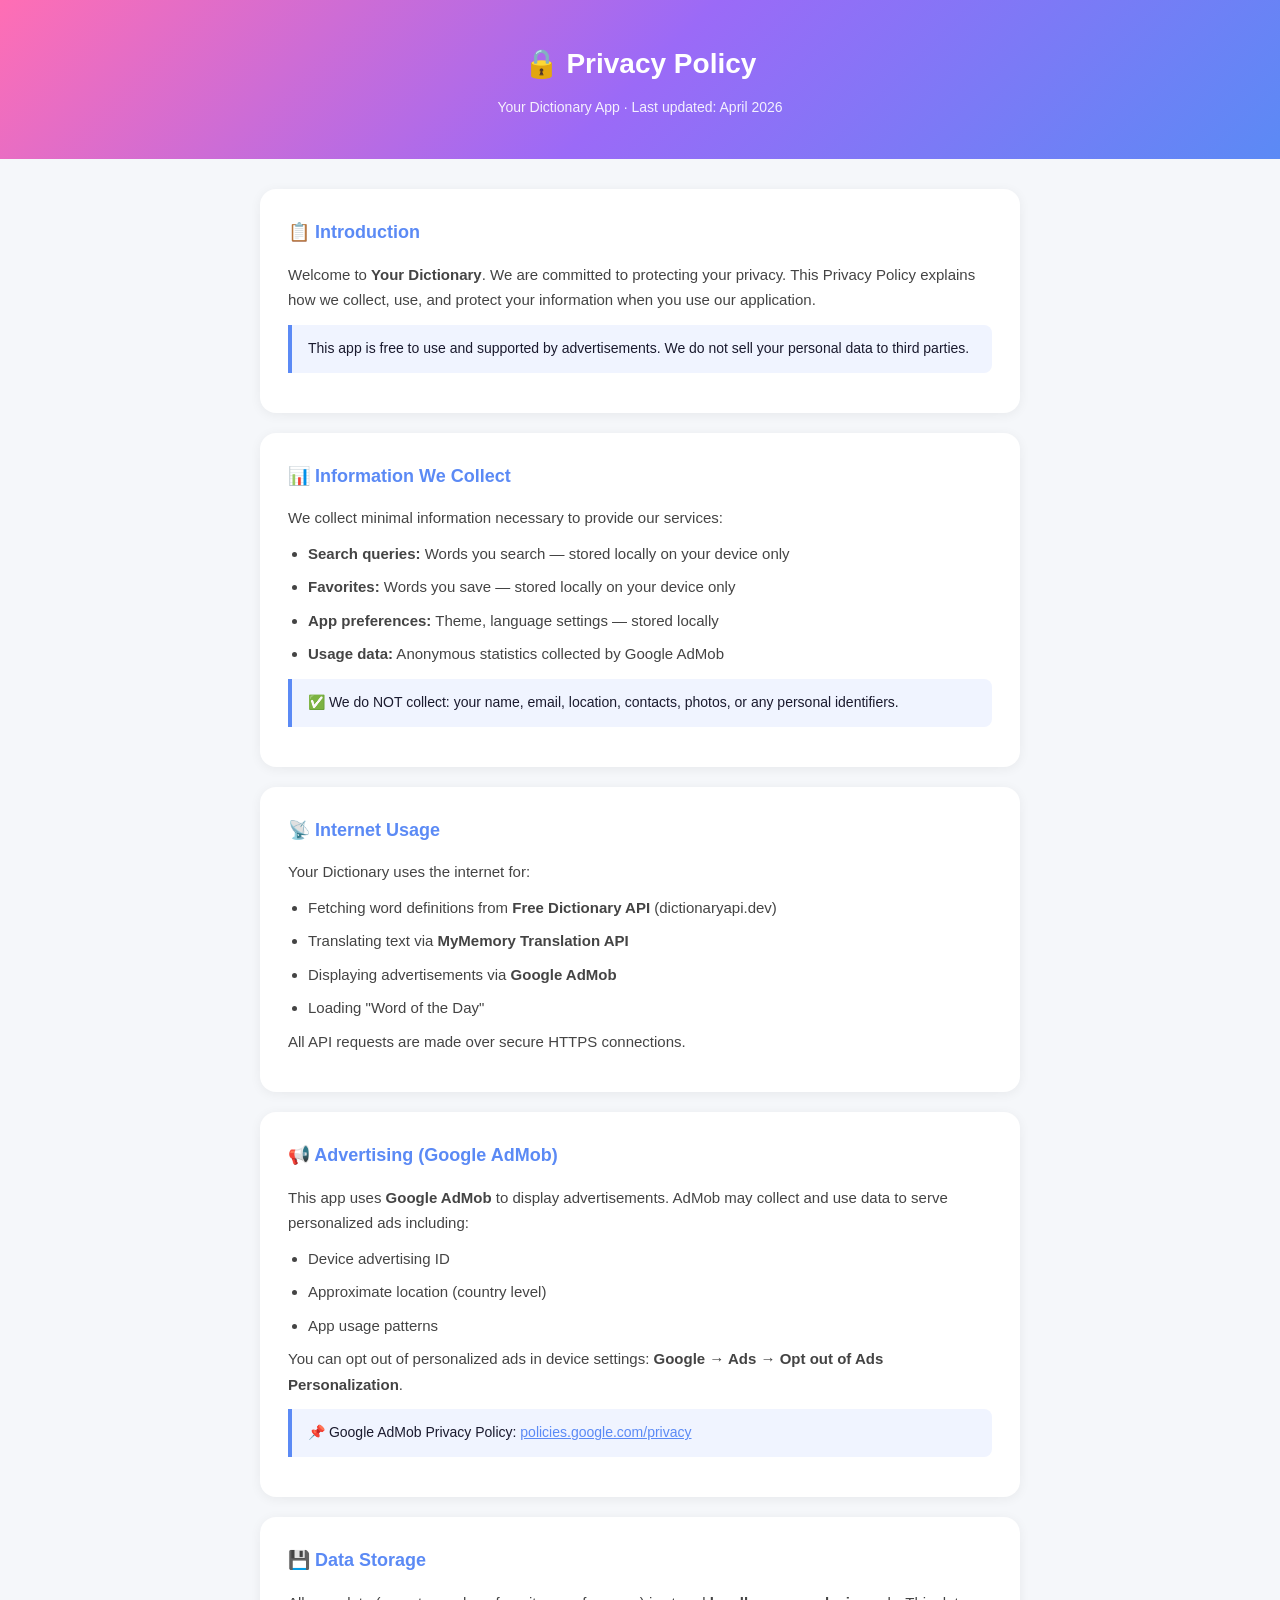
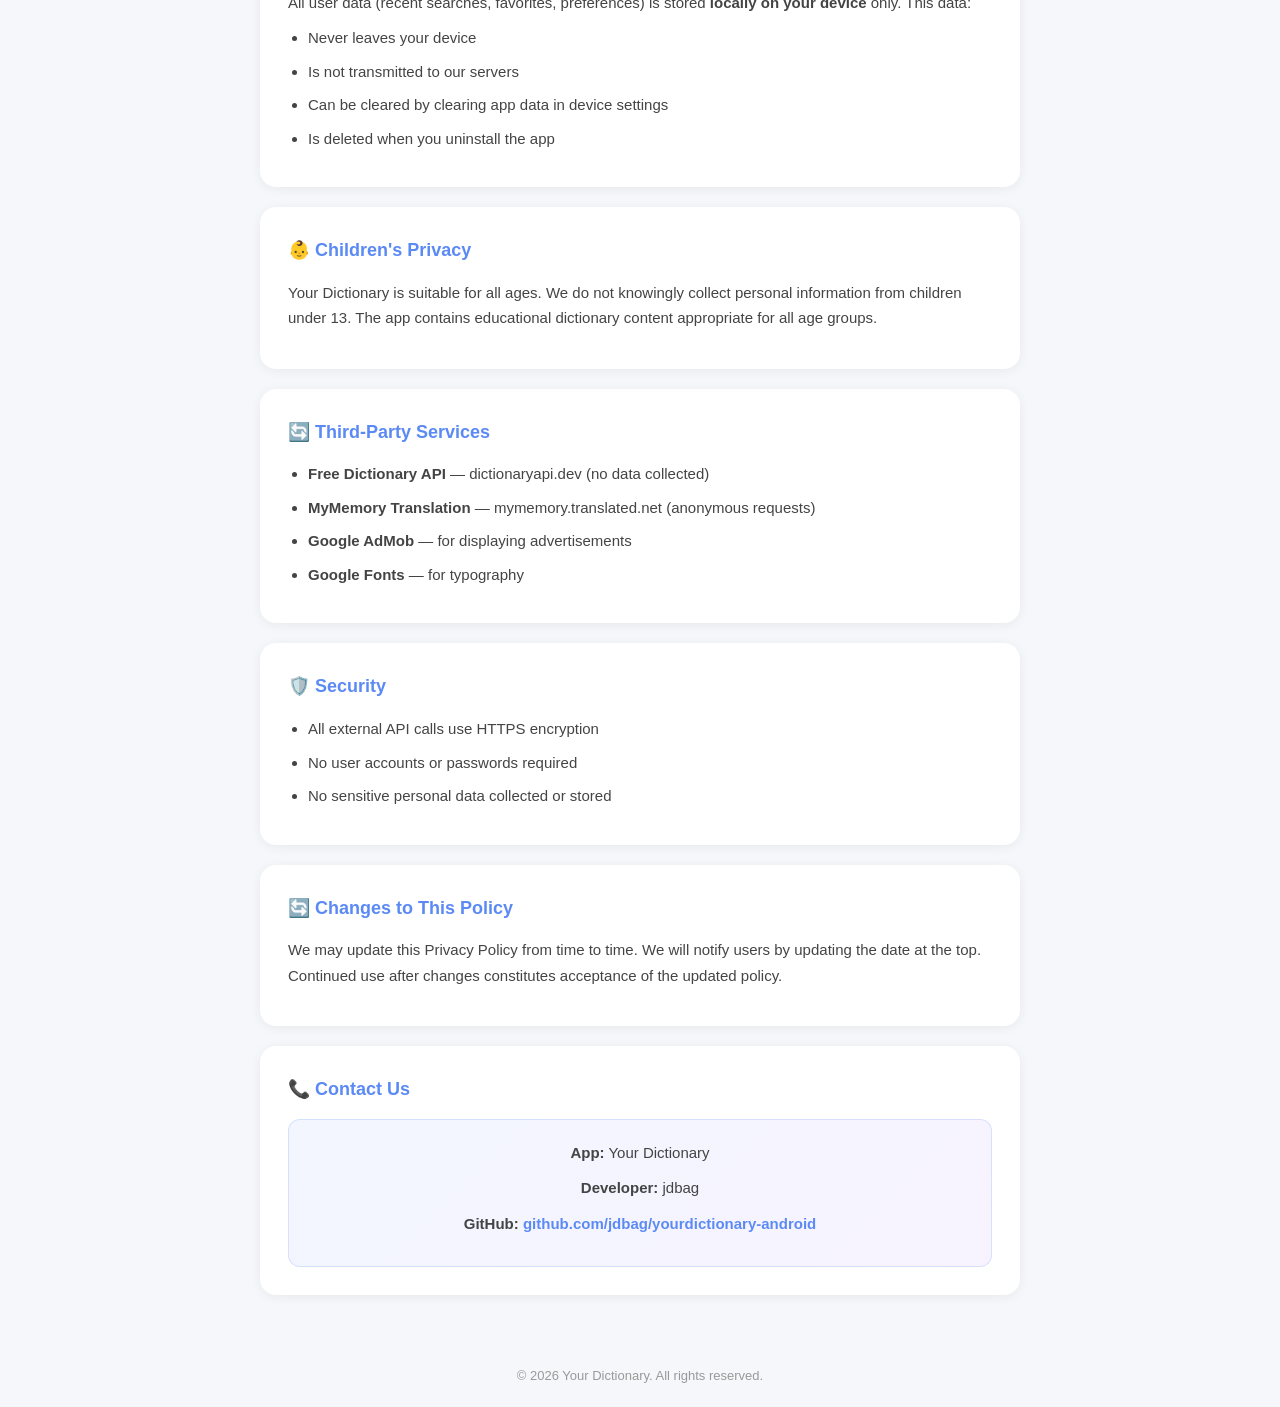
<file: privacy_policy.html>
<!DOCTYPE html>
<html lang="en">
<head>
<meta charset="UTF-8">
<meta name="viewport" content="width=device-width, initial-scale=1.0">
<title>Privacy Policy - Your Dictionary</title>
<style>
*{margin:0;padding:0;box-sizing:border-box}
body{font-family:'Segoe UI',Arial,sans-serif;background:#f5f7fa;color:#1a1a2e;line-height:1.7}
.header{background:linear-gradient(135deg,#ff6eb4,#9b6af7,#5b8af5);padding:40px 20px;text-align:center;color:white}
.header h1{font-size:28px;font-weight:800;margin-bottom:8px}
.header p{font-size:14px;opacity:.9}
.container{max-width:800px;margin:0 auto;padding:30px 20px}
.card{background:white;border-radius:16px;padding:28px;margin-bottom:20px;box-shadow:0 2px 12px rgba(0,0,0,.06)}
.card h2{font-size:18px;font-weight:800;color:#5b8af5;margin-bottom:14px}
.card p{font-size:15px;color:#444;margin-bottom:10px}
.card ul{padding-left:20px}
.card ul li{font-size:15px;color:#444;margin-bottom:8px}
.highlight{background:#f0f4ff;border-left:4px solid #5b8af5;padding:12px 16px;border-radius:0 8px 8px 0;margin:12px 0;font-size:14px}
.contact-box{background:linear-gradient(135deg,rgba(91,138,245,.08),rgba(155,106,247,.08));border:1px solid rgba(91,138,245,.2);border-radius:12px;padding:20px;text-align:center}
.contact-box a{color:#5b8af5;font-weight:700;text-decoration:none}
.footer{text-align:center;padding:20px;font-size:13px;color:#999}
</style>
</head>
<body>
<div class="header">
  <h1>🔒 Privacy Policy</h1>
  <p>Your Dictionary App · Last updated: April 2026</p>
</div>
<div class="container">

  <div class="card">
    <h2>📋 Introduction</h2>
    <p>Welcome to <strong>Your Dictionary</strong>. We are committed to protecting your privacy. This Privacy Policy explains how we collect, use, and protect your information when you use our application.</p>
    <div class="highlight">This app is free to use and supported by advertisements. We do not sell your personal data to third parties.</div>
  </div>

  <div class="card">
    <h2>📊 Information We Collect</h2>
    <p>We collect minimal information necessary to provide our services:</p>
    <ul>
      <li><strong>Search queries:</strong> Words you search — stored locally on your device only</li>
      <li><strong>Favorites:</strong> Words you save — stored locally on your device only</li>
      <li><strong>App preferences:</strong> Theme, language settings — stored locally</li>
      <li><strong>Usage data:</strong> Anonymous statistics collected by Google AdMob</li>
    </ul>
    <div class="highlight">✅ We do NOT collect: your name, email, location, contacts, photos, or any personal identifiers.</div>
  </div>

  <div class="card">
    <h2>📡 Internet Usage</h2>
    <p>Your Dictionary uses the internet for:</p>
    <ul>
      <li>Fetching word definitions from <strong>Free Dictionary API</strong> (dictionaryapi.dev)</li>
      <li>Translating text via <strong>MyMemory Translation API</strong></li>
      <li>Displaying advertisements via <strong>Google AdMob</strong></li>
      <li>Loading "Word of the Day"</li>
    </ul>
    <p>All API requests are made over secure HTTPS connections.</p>
  </div>

  <div class="card">
    <h2>📢 Advertising (Google AdMob)</h2>
    <p>This app uses <strong>Google AdMob</strong> to display advertisements. AdMob may collect and use data to serve personalized ads including:</p>
    <ul>
      <li>Device advertising ID</li>
      <li>Approximate location (country level)</li>
      <li>App usage patterns</li>
    </ul>
    <p>You can opt out of personalized ads in device settings: <strong>Google → Ads → Opt out of Ads Personalization</strong>.</p>
    <div class="highlight">📌 Google AdMob Privacy Policy: <a href="https://policies.google.com/privacy" style="color:#5b8af5">policies.google.com/privacy</a></div>
  </div>

  <div class="card">
    <h2>💾 Data Storage</h2>
    <p>All user data (recent searches, favorites, preferences) is stored <strong>locally on your device</strong> only. This data:</p>
    <ul>
      <li>Never leaves your device</li>
      <li>Is not transmitted to our servers</li>
      <li>Can be cleared by clearing app data in device settings</li>
      <li>Is deleted when you uninstall the app</li>
    </ul>
  </div>

  <div class="card">
    <h2>👶 Children's Privacy</h2>
    <p>Your Dictionary is suitable for all ages. We do not knowingly collect personal information from children under 13. The app contains educational dictionary content appropriate for all age groups.</p>
  </div>

  <div class="card">
    <h2>🔄 Third-Party Services</h2>
    <ul>
      <li><strong>Free Dictionary API</strong> — dictionaryapi.dev (no data collected)</li>
      <li><strong>MyMemory Translation</strong> — mymemory.translated.net (anonymous requests)</li>
      <li><strong>Google AdMob</strong> — for displaying advertisements</li>
      <li><strong>Google Fonts</strong> — for typography</li>
    </ul>
  </div>

  <div class="card">
    <h2>🛡️ Security</h2>
    <ul>
      <li>All external API calls use HTTPS encryption</li>
      <li>No user accounts or passwords required</li>
      <li>No sensitive personal data collected or stored</li>
    </ul>
  </div>

  <div class="card">
    <h2>🔄 Changes to This Policy</h2>
    <p>We may update this Privacy Policy from time to time. We will notify users by updating the date at the top. Continued use after changes constitutes acceptance of the updated policy.</p>
  </div>

  <div class="card">
    <h2>📞 Contact Us</h2>
    <div class="contact-box">
      <p><strong>App:</strong> Your Dictionary</p>
      <p><strong>Developer:</strong> jdbag</p>
      <p><strong>GitHub:</strong> <a href="https://github.com/jdbag/yourdictionary-android">github.com/jdbag/yourdictionary-android</a></p>
    </div>
  </div>

</div>
<div class="footer">
  <p>© 2026 Your Dictionary. All rights reserved.</p>
</div>
</body>
</html>
</file>
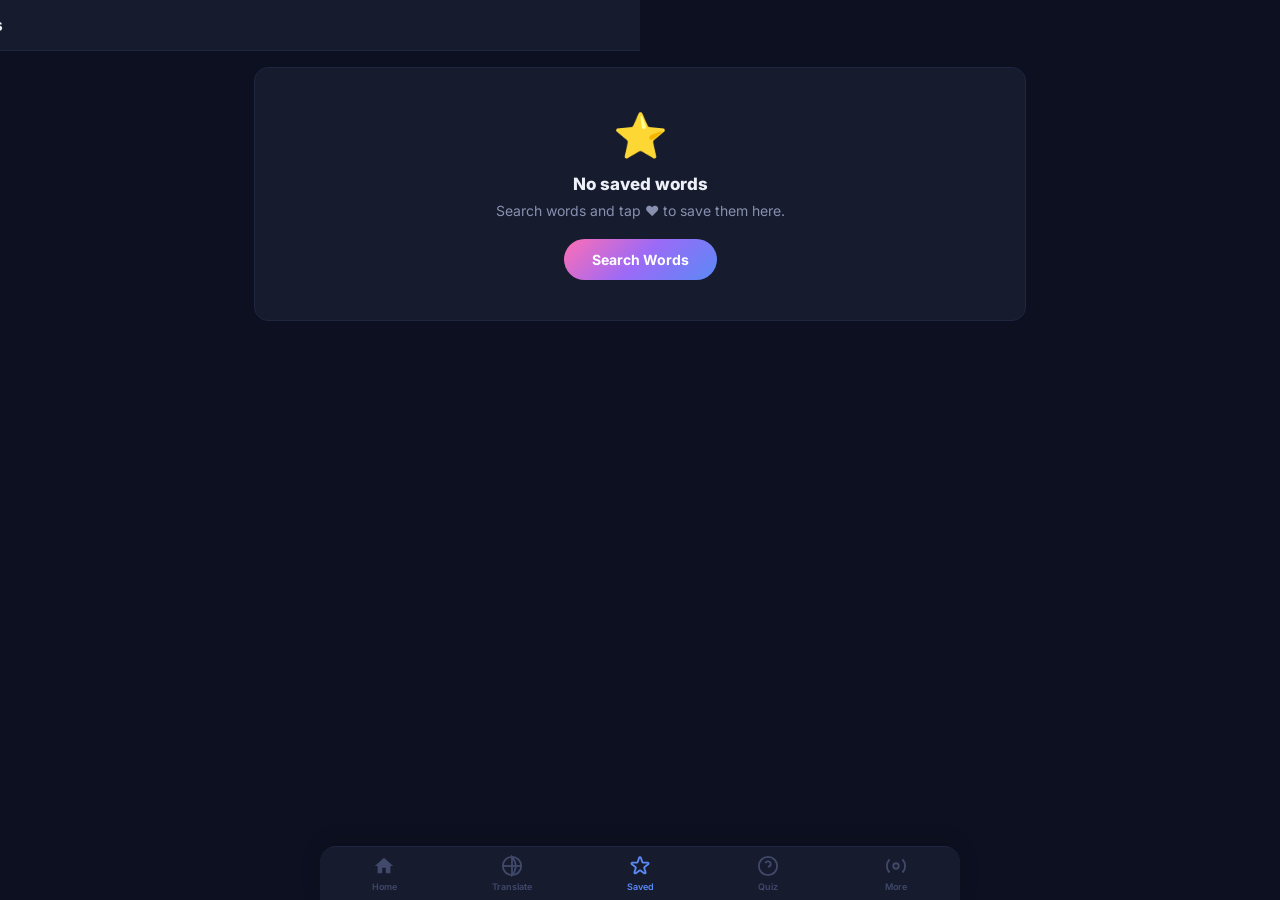
<file: app/src/main/assets/www/favorites.html>
<!DOCTYPE html><html lang="en"><head><meta charset="UTF-8"><meta name="viewport" content="width=device-width, initial-scale=1.0, user-scalable=no"><title>Saved - YourDict</title><link rel="stylesheet" href="style.css"><link href="https://fonts.googleapis.com/css2?family=Inter:wght@400;500;600;700;800;900&display=swap" rel="stylesheet"></head>
<body><script>document.body.className=localStorage.getItem('yd_t')||'dark';</script>
<div class="page-bar"><button class="pb-back" onclick="location.href='index.html'">←</button><span class="pb-title">Saved Words</span></div>
<div class="pw" id="fw"></div>
<nav class="bottom-nav"><a class="bn" href="index.html"><svg viewBox="0 0 24 24" fill="currentColor" width="22"><path d="M10 20v-6h4v6h5v-8h3L12 3 2 12h3v8z"/></svg><span>Home</span></a><a class="bn" href="translate.html"><svg viewBox="0 0 24 24" fill="none" stroke="currentColor" stroke-width="2" width="22"><circle cx="12" cy="12" r="10"/><line x1="2" y1="12" x2="22" y2="12"/><path d="M12 2a15.3 15.3 0 0 1 4 10 15.3 15.3 0 0 1-4 10z"/></svg><span>Translate</span></a><a class="bn active" href="favorites.html"><svg viewBox="0 0 24 24" fill="none" stroke="currentColor" stroke-width="2" width="22"><path d="M11.049 2.927c.3-.921 1.603-.921 1.902 0l1.519 4.674a1 1 0 0 0 .95.69h4.915c.969 0 1.371 1.24.588 1.81l-3.976 2.888a1 1 0 0 0-.363 1.118l1.518 4.674c.3.922-.755 1.688-1.538 1.118l-3.976-2.888a1 1 0 0 0-1.176 0l-3.976 2.888c-.783.57-1.838-.197-1.538-1.118l1.518-4.674a1 1 0 0 0-.363-1.118l-3.976-2.888c-.784-.57-.38-1.81.588-1.81h4.914a1 1 0 0 0 .951-.69l1.519-4.674z"/></svg><span>Saved</span></a><a class="bn" href="quiz.html"><svg viewBox="0 0 24 24" fill="none" stroke="currentColor" stroke-width="2" width="22"><circle cx="12" cy="12" r="10"/><path d="M9.09 9a3 3 0 0 1 5.83 1c0 2-3 3-3 3"/><line x1="12" y1="17" x2="12.01" y2="17"/></svg><span>Quiz</span></a><a class="bn" href="about.html"><svg viewBox="0 0 24 24" fill="none" stroke="currentColor" stroke-width="2" width="22"><circle cx="12" cy="12" r="3"/><path d="M19.07 4.93a10 10 0 0 1 0 14.14M4.93 4.93a10 10 0 0 0 0 14.14"/></svg><span>More</span></a></nav>
<script>
const f=JSON.parse(localStorage.getItem('yd_f')||'[]');const w=document.getElementById('fw');
if(!f.length){w.innerHTML='<div class="err-box"><div class="err-icon">⭐</div><h3>No saved words</h3><p>Search words and tap ❤️ to save them here.</p><a href="index.html" class="btn-grad" style="text-decoration:none;display:inline-block">Search Words</a></div>';}
else{w.innerHTML=f.map(x=>`<div class="fav-item" id="fi-${x}"><span class="fav-wd">${x}</span><div class="fav-btns"><a href="index.html?word=${x}" class="sm-btn" style="background:var(--P);color:#fff;text-decoration:none">Look up</a><button class="sm-btn" style="background:rgba(247,85,85,.1);color:var(--R);border:1px solid var(--R)" onclick="rm('${x}')">Remove</button></div></div>`).join('');}
function rm(x){const n=JSON.parse(localStorage.getItem('yd_f')||'[]').filter(y=>y!==x);localStorage.setItem('yd_f',JSON.stringify(n));document.getElementById('fi-'+x)?.remove();if(!n.length)location.reload();}
</script></body></html>
</file>
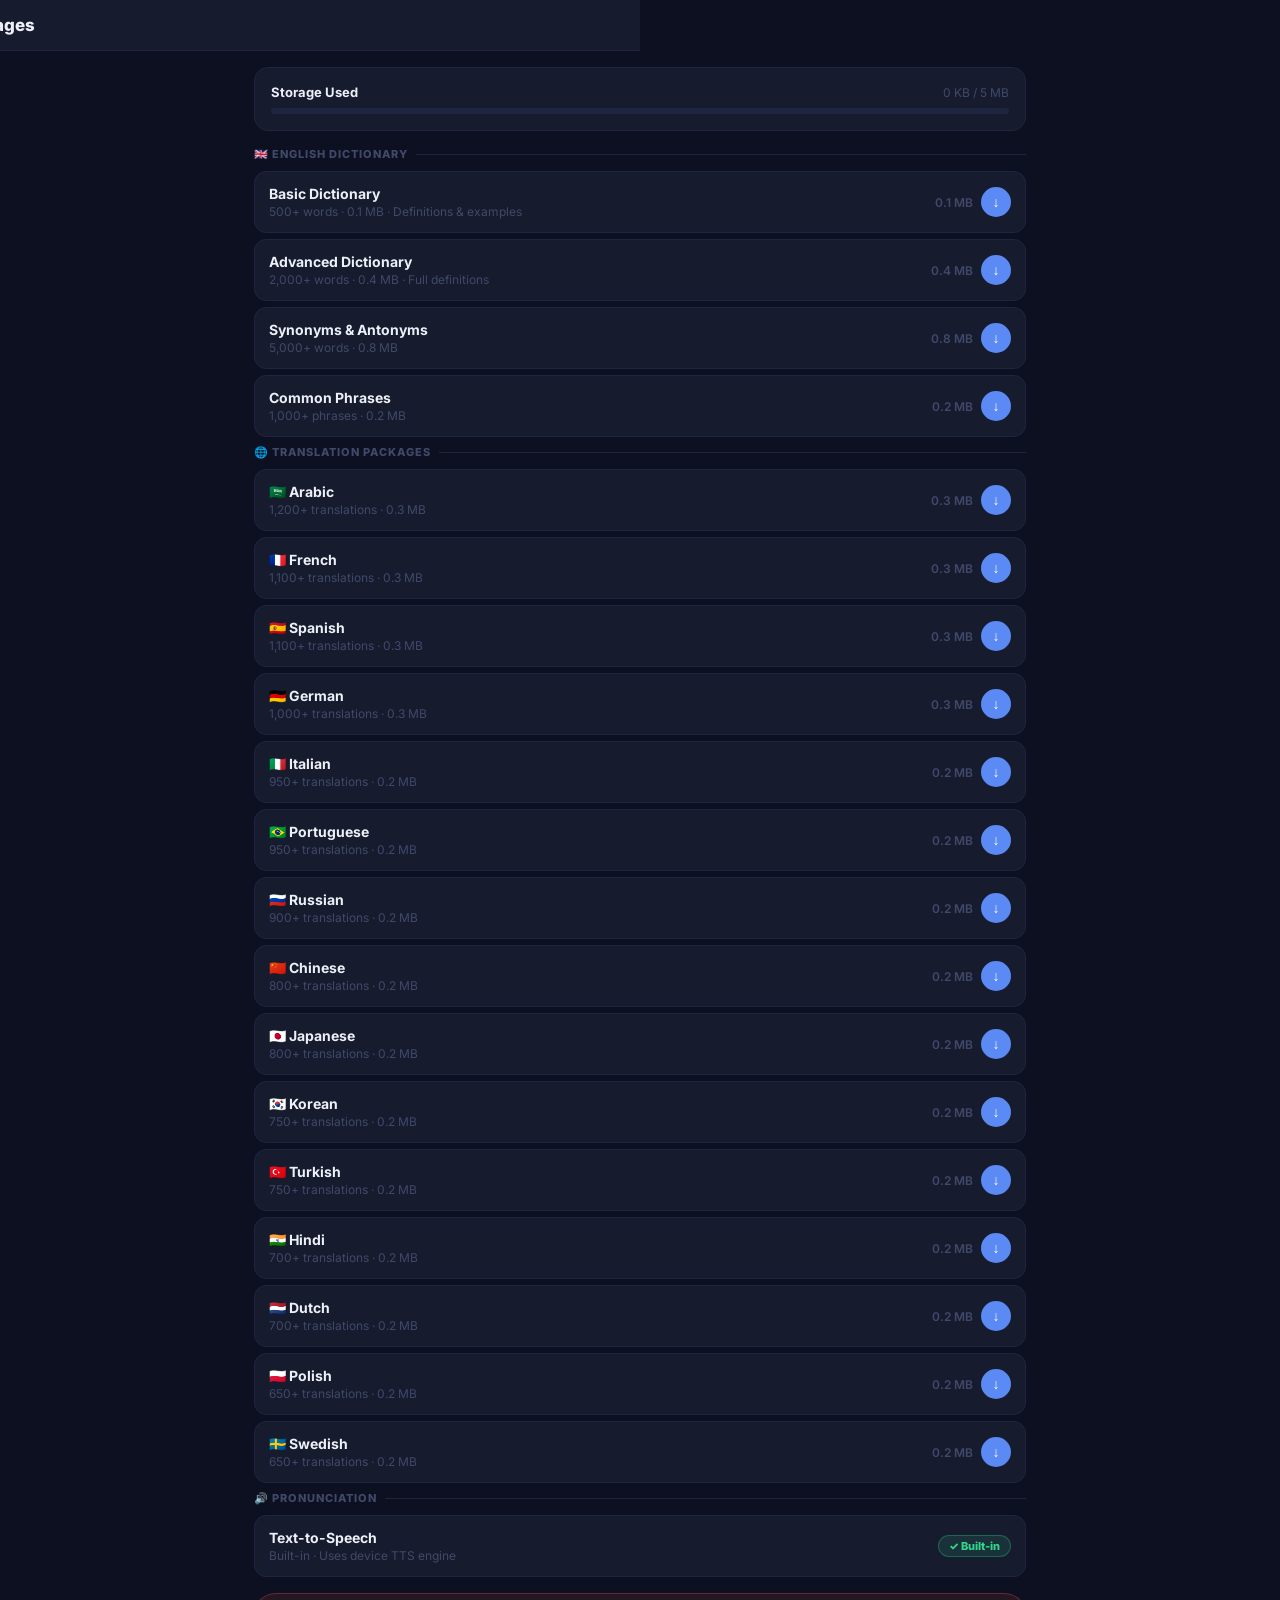
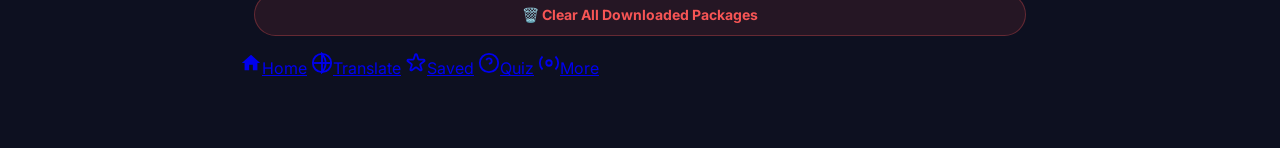
<file: app/src/main/assets/www/offline_packages.html>
<!DOCTYPE html>
<html lang="en">
<head>
<meta charset="UTF-8">
<meta name="viewport" content="width=device-width, initial-scale=1.0, user-scalable=no">
<title>Offline Packages - YourDict</title>
<link rel="stylesheet" href="style.css">
<link href="https://fonts.googleapis.com/css2?family=Inter:wght@400;500;600;700;800;900&display=swap" rel="stylesheet">
</head>
<body><script>document.body.className=localStorage.getItem('yd_t')||'dark';</script>

<div class="page-bar">
  <button class="pb-back" onclick="location.href='index.html'">←</button>
  <span class="pb-title">Offline Packages</span>
  <span id="storageInfo" style="font-size:11px;color:var(--T3);margin-left:auto"></span>
</div>

<div class="pw">

  <!-- STORAGE BAR -->
  <div class="card" style="margin-bottom:16px">
    <div style="display:flex;justify-content:space-between;align-items:center;margin-bottom:8px">
      <span style="font-size:13px;font-weight:700;color:var(--T)">Storage Used</span>
      <span style="font-size:12px;color:var(--T3)" id="storageText">Calculating...</span>
    </div>
    <div style="height:6px;background:var(--BD);border-radius:3px;overflow:hidden">
      <div id="storageBar" style="height:100%;background:var(--grad);border-radius:3px;width:0%;transition:width .5s"></div>
    </div>
  </div>

  <!-- ENGLISH DICTIONARY -->
  <div style="margin-bottom:8px">
    <div style="font-size:11px;font-weight:800;color:var(--T3);text-transform:uppercase;letter-spacing:1px;margin-bottom:10px;display:flex;align-items:center;gap:8px">
      <span>🇬🇧 English Dictionary</span>
      <div style="flex:1;height:1px;background:var(--BD)"></div>
    </div>

    <div class="pkg-card" id="pkg-dict-basic">
      <div class="pkg-info">
        <div class="pkg-name">Basic Dictionary</div>
        <div class="pkg-meta">500+ words · 0.1 MB · Definitions & examples</div>
      </div>
      <div class="pkg-right">
        <span class="pkg-size">0.1 MB</span>
        <button class="pkg-btn" onclick="downloadPkg('basic','Basic Dictionary')">↓</button>
      </div>
    </div>

    <div class="pkg-card" id="pkg-dict-advanced">
      <div class="pkg-info">
        <div class="pkg-name">Advanced Dictionary</div>
        <div class="pkg-meta">2,000+ words · 0.4 MB · Full definitions</div>
      </div>
      <div class="pkg-right">
        <span class="pkg-size">0.4 MB</span>
        <button class="pkg-btn" onclick="downloadPkg('advanced','Advanced Dictionary')">↓</button>
      </div>
    </div>

    <div class="pkg-card" id="pkg-dict-synonyms">
      <div class="pkg-info">
        <div class="pkg-name">Synonyms & Antonyms</div>
        <div class="pkg-meta">5,000+ words · 0.8 MB</div>
      </div>
      <div class="pkg-right">
        <span class="pkg-size">0.8 MB</span>
        <button class="pkg-btn" onclick="downloadPkg('synonyms','Synonyms & Antonyms')">↓</button>
      </div>
    </div>

    <div class="pkg-card" id="pkg-dict-phrases">
      <div class="pkg-info">
        <div class="pkg-name">Common Phrases</div>
        <div class="pkg-meta">1,000+ phrases · 0.2 MB</div>
      </div>
      <div class="pkg-right">
        <span class="pkg-size">0.2 MB</span>
        <button class="pkg-btn" onclick="downloadPkg('phrases','Common Phrases')">↓</button>
      </div>
    </div>
  </div>

  <!-- TRANSLATIONS -->
  <div style="margin-bottom:8px">
    <div style="font-size:11px;font-weight:800;color:var(--T3);text-transform:uppercase;letter-spacing:1px;margin-bottom:10px;display:flex;align-items:center;gap:8px">
      <span>🌐 Translation Packages</span>
      <div style="flex:1;height:1px;background:var(--BD)"></div>
    </div>

    <div id="langPackages"></div>
  </div>

  <!-- PRONUNCIATION -->
  <div style="margin-bottom:8px">
    <div style="font-size:11px;font-weight:800;color:var(--T3);text-transform:uppercase;letter-spacing:1px;margin-bottom:10px;display:flex;align-items:center;gap:8px">
      <span>🔊 Pronunciation</span>
      <div style="flex:1;height:1px;background:var(--BD)"></div>
    </div>

    <div class="pkg-card" id="pkg-pron-tts">
      <div class="pkg-info">
        <div class="pkg-name">Text-to-Speech</div>
        <div class="pkg-meta">Built-in · Uses device TTS engine</div>
      </div>
      <div class="pkg-right">
        <span class="pkg-badge installed">✓ Built-in</span>
      </div>
    </div>
  </div>

  <!-- CLEAR ALL -->
  <button onclick="clearAll()" style="width:100%;padding:12px;background:rgba(247,85,85,.1);color:var(--R);border:1px solid rgba(247,85,85,.3);border-radius:50px;font-size:14px;font-weight:700;cursor:pointer;font-family:inherit;margin-top:8px">
    🗑️ Clear All Downloaded Packages
  </button>

</div>

<!-- DOWNLOAD MODAL -->
<div class="modal-bg" id="dlModal" style="display:none">
  <div class="modal-box" style="border-radius:16px;margin:0 20px;padding:24px;text-align:center">
    <div id="dlIcon" style="font-size:40px;margin-bottom:14px">⬇️</div>
    <div id="dlTitle" style="font-size:16px;font-weight:800;color:var(--T);margin-bottom:8px"></div>
    <div id="dlStatus" style="font-size:13px;color:var(--T2);margin-bottom:16px">Downloading...</div>
    <div style="height:6px;background:var(--BD);border-radius:3px;overflow:hidden;margin-bottom:16px">
      <div id="dlProgress" style="height:100%;background:var(--grad);border-radius:3px;width:0%;transition:width .3s"></div>
    </div>
    <button id="dlClose" style="display:none" class="btn-grad" onclick="document.getElementById('dlModal').style.display='none'">Done</button>
  </div>
</div>

<nav class="bnav">
  <a class="bni" href="index.html"><svg viewBox="0 0 24 24" fill="currentColor" width="22"><path d="M10 20v-6h4v6h5v-8h3L12 3 2 12h3v8z"/></svg><span>Home</span></a>
  <a class="bni" href="translate.html"><svg viewBox="0 0 24 24" fill="none" stroke="currentColor" stroke-width="2" width="22"><circle cx="12" cy="12" r="10"/><line x1="2" y1="12" x2="22" y2="12"/><path d="M12 2a15.3 15.3 0 0 1 4 10 15.3 15.3 0 0 1-4 10z"/></svg><span>Translate</span></a>
  <a class="bni" href="favorites.html"><svg viewBox="0 0 24 24" fill="none" stroke="currentColor" stroke-width="2" width="22"><path d="M11.049 2.927c.3-.921 1.603-.921 1.902 0l1.519 4.674a1 1 0 0 0 .95.69h4.915c.969 0 1.371 1.24.588 1.81l-3.976 2.888a1 1 0 0 0-.363 1.118l1.518 4.674c.3.922-.755 1.688-1.538 1.118l-3.976-2.888a1 1 0 0 0-1.176 0l-3.976 2.888c-.783.57-1.838-.197-1.538-1.118l1.518-4.674a1 1 0 0 0-.363-1.118l-3.976-2.888c-.784-.57-.38-1.81.588-1.81h4.914a1 1 0 0 0 .951-.69l1.519-4.674z"/></svg><span>Saved</span></a>
  <a class="bni" href="quiz.html"><svg viewBox="0 0 24 24" fill="none" stroke="currentColor" stroke-width="2" width="22"><circle cx="12" cy="12" r="10"/><path d="M9.09 9a3 3 0 0 1 5.83 1c0 2-3 3-3 3"/><line x1="12" y1="17" x2="12.01" y2="17"/></svg><span>Quiz</span></a>
  <a class="bni active" href="about.html"><svg viewBox="0 0 24 24" fill="none" stroke="currentColor" stroke-width="2" width="22"><circle cx="12" cy="12" r="3"/><path d="M19.07 4.93a10 10 0 0 1 0 14.14M4.93 4.93a10 10 0 0 0 0 14.14"/></svg><span>More</span></a>
</nav>

<script>
const LANG_PKGS = [
  {code:'ar',name:'Arabic',flag:'🇸🇦',words:1200,size:'0.3 MB'},
  {code:'fr',name:'French',flag:'🇫🇷',words:1100,size:'0.3 MB'},
  {code:'es',name:'Spanish',flag:'🇪🇸',words:1100,size:'0.3 MB'},
  {code:'de',name:'German',flag:'🇩🇪',words:1000,size:'0.3 MB'},
  {code:'it',name:'Italian',flag:'🇮🇹',words:950,size:'0.2 MB'},
  {code:'pt',name:'Portuguese',flag:'🇧🇷',words:950,size:'0.2 MB'},
  {code:'ru',name:'Russian',flag:'🇷🇺',words:900,size:'0.2 MB'},
  {code:'zh',name:'Chinese',flag:'🇨🇳',words:800,size:'0.2 MB'},
  {code:'ja',name:'Japanese',flag:'🇯🇵',words:800,size:'0.2 MB'},
  {code:'ko',name:'Korean',flag:'🇰🇷',words:750,size:'0.2 MB'},
  {code:'tr',name:'Turkish',flag:'🇹🇷',words:750,size:'0.2 MB'},
  {code:'hi',name:'Hindi',flag:'🇮🇳',words:700,size:'0.2 MB'},
  {code:'nl',name:'Dutch',flag:'🇳🇱',words:700,size:'0.2 MB'},
  {code:'pl',name:'Polish',flag:'🇵🇱',words:650,size:'0.2 MB'},
  {code:'sv',name:'Swedish',flag:'🇸🇪',words:650,size:'0.2 MB'},
];

// Build translation package data (simulated large package)
function buildLangPackage(code) {
  // This loads the offline trans data and marks it as downloaded
  const downloaded = JSON.parse(localStorage.getItem('yd_pkg_langs') || '[]');
  return downloaded.includes(code);
}

function renderLangPkgs() {
  const downloaded = JSON.parse(localStorage.getItem('yd_pkg_langs') || '[]');
  const container = document.getElementById('langPackages');
  container.innerHTML = LANG_PKGS.map(l => {
    const isDl = downloaded.includes(l.code);
    return `<div class="pkg-card" id="pkg-lang-${l.code}">
      <div class="pkg-info">
        <div class="pkg-name">${l.flag} ${l.name}</div>
        <div class="pkg-meta">${l.words.toLocaleString()}+ translations · ${l.size}</div>
      </div>
      <div class="pkg-right">
        <span class="pkg-size">${l.size}</span>
        ${isDl
          ? `<span class="pkg-badge installed">✓</span>`
          : `<button class="pkg-btn" onclick="downloadLang('${l.code}','${l.name}','${l.flag}')">↓</button>`
        }
      </div>
    </div>`;
  }).join('');
}

function updateStorage() {
  let total = 0;
  for(let k in localStorage) {
    if(localStorage.hasOwnProperty(k)) total += localStorage[k].length * 2;
  }
  const kb = total / 1024;
  const mb = kb / 1024;
  document.getElementById('storageText').textContent = mb < 1 ? `${kb.toFixed(0)} KB / 5 MB` : `${mb.toFixed(1)} MB / 5 MB`;
  const pct = Math.min((kb / 5120) * 100, 100);
  document.getElementById('storageBar').style.width = pct + '%';
}

function showDownloadModal(title) {
  const m = document.getElementById('dlModal');
  document.getElementById('dlTitle').textContent = title;
  document.getElementById('dlStatus').textContent = 'Downloading...';
  document.getElementById('dlProgress').style.width = '0%';
  document.getElementById('dlClose').style.display = 'none';
  document.getElementById('dlIcon').textContent = '⬇️';
  m.style.display = 'flex';
  m.style.alignItems = 'center';
  m.style.justifyContent = 'center';
  m.style.background = 'rgba(0,0,0,.7)';
}

function animateProgress(cb) {
  let p = 0;
  const bar = document.getElementById('dlProgress');
  const status = document.getElementById('dlStatus');
  const steps = ['Connecting...','Downloading...','Processing...','Saving...','Done!'];
  const iv = setInterval(() => {
    p += Math.random() * 15 + 5;
    if(p >= 100) { p = 100; clearInterval(iv); cb(); }
    bar.style.width = p + '%';
    status.textContent = steps[Math.min(Math.floor(p/25), 4)];
  }, 200);
}

async function downloadPkg(type, name) {
  showDownloadModal(name);
  animateProgress(() => {
    localStorage.setItem('yd_pkg_' + type, 'downloaded');
    document.getElementById('dlIcon').textContent = '✅';
    document.getElementById('dlStatus').textContent = 'Package installed successfully!';
    document.getElementById('dlClose').style.display = 'block';
    updateStorage();
    const btn = document.querySelector(`#pkg-dict-${type} .pkg-btn`);
    if(btn) { btn.textContent = '✓'; btn.className = 'pkg-badge installed'; btn.onclick = null; }
  });
}

async function downloadLang(code, name, flag) {
  showDownloadModal(`${flag} ${name} Translation`);
  animateProgress(() => {
    const langs = JSON.parse(localStorage.getItem('yd_pkg_langs') || '[]');
    if(!langs.includes(code)) langs.push(code);
    localStorage.setItem('yd_pkg_langs', JSON.stringify(langs));
    document.getElementById('dlIcon').textContent = '✅';
    document.getElementById('dlStatus').textContent = `${name} package installed!`;
    document.getElementById('dlClose').style.display = 'block';
    updateStorage();
    renderLangPkgs();
  });
}

function clearAll() {
  if(!confirm('Delete all downloaded packages?')) return;
  const keep = ['yd_r','yd_f','yd_t','yd_r'];
  const keys = [];
  for(let k in localStorage) keys.push(k);
  keys.forEach(k => { if(k.startsWith('yd_pkg')) localStorage.removeItem(k); });
  renderLangPkgs();
  updateStorage();
  // Reset buttons
  document.querySelectorAll('.pkg-btn').forEach(b => {
    if(b.textContent === '✓') { b.textContent = '↓'; }
  });
}

document.addEventListener('DOMContentLoaded', () => {
  renderLangPkgs();
  updateStorage();
  // Check installed packages
  ['basic','advanced','synonyms','phrases'].forEach(t => {
    if(localStorage.getItem('yd_pkg_' + t)) {
      const btn = document.querySelector(`#pkg-dict-${t} .pkg-btn`);
      if(btn) { btn.textContent = '✓'; btn.className = 'pkg-badge installed'; btn.onclick = null; }
    }
  });
});
</script>

<style>
.pkg-card{background:var(--surf);border-radius:12px;padding:13px 14px;display:flex;align-items:center;justify-content:space-between;margin-bottom:6px;border:1px solid var(--BD);gap:12px}
.pkg-info{flex:1;min-width:0}
.pkg-name{font-size:14px;font-weight:700;color:var(--T);margin-bottom:2px}
.pkg-meta{font-size:12px;color:var(--T3)}
.pkg-right{display:flex;align-items:center;gap:8px;flex-shrink:0}
.pkg-size{font-size:12px;color:var(--T3);font-weight:600}
.pkg-btn{background:var(--P);color:#fff;border:none;border-radius:50%;width:30px;height:30px;cursor:pointer;font-size:14px;display:flex;align-items:center;justify-content:center;font-weight:800}
.pkg-badge.installed{background:rgba(53,214,140,.12);color:var(--G);border:1px solid rgba(53,214,140,.3);border-radius:50px;padding:3px 10px;font-size:11px;font-weight:800}
</style>
</body>
</html>
</file>
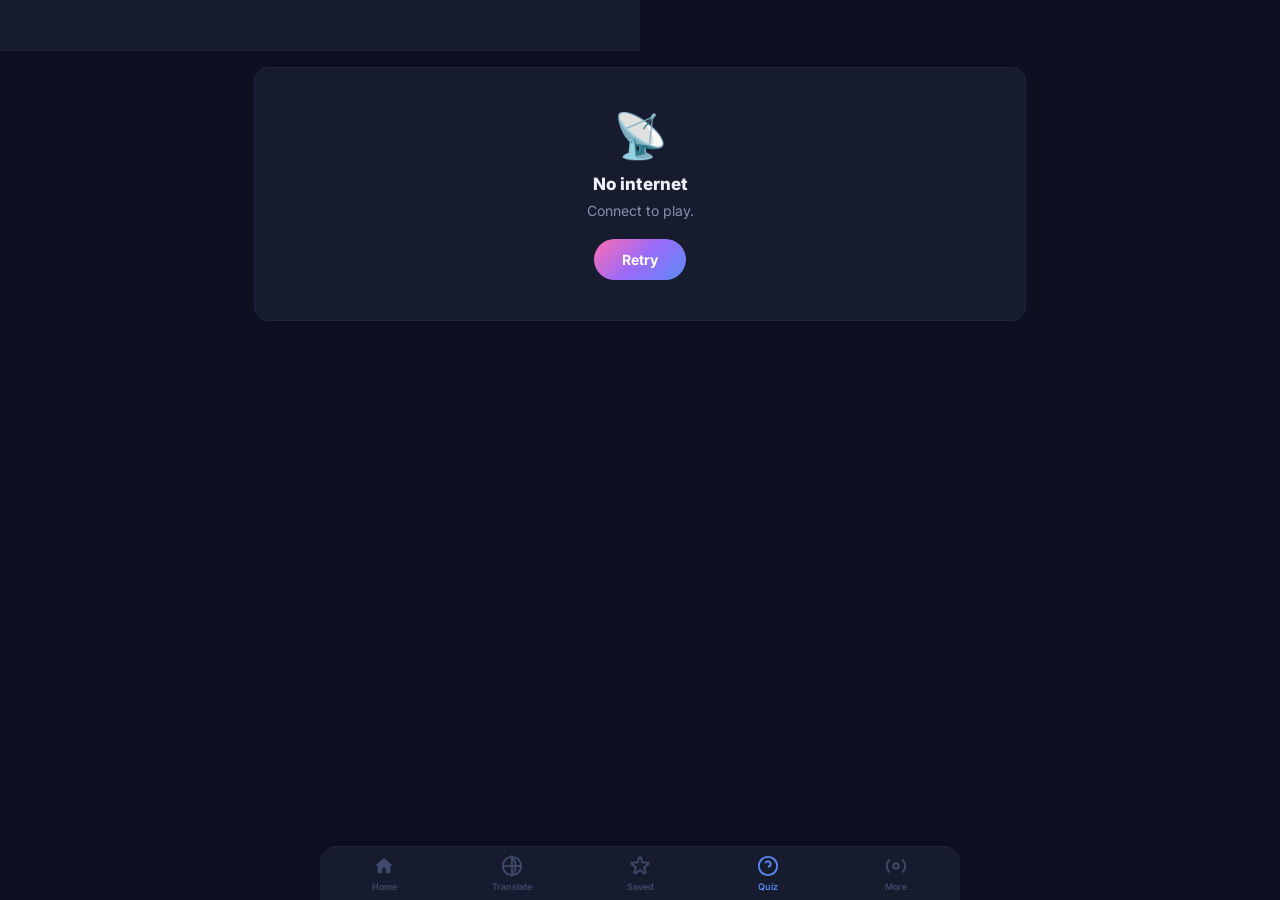
<file: app/src/main/assets/www/quiz.html>
<!DOCTYPE html><html lang="en"><head><meta charset="UTF-8"><meta name="viewport" content="width=device-width, initial-scale=1.0, user-scalable=no"><title>Quiz - YourDict</title><link rel="stylesheet" href="style.css"><link href="https://fonts.googleapis.com/css2?family=Inter:wght@400;500;600;700;800;900&display=swap" rel="stylesheet"></head>
<body><script>document.body.className=localStorage.getItem('yd_t')||'dark';</script>
<div class="page-bar"><button class="pb-back" onclick="location.href='index.html'">←</button><span class="pb-title">Word Quiz</span></div>
<div class="pw"><div id="qb"><div class="spin-center" style="padding:60px"><div class="spinner"></div></div></div></div>
<nav class="bottom-nav"><a class="bn" href="index.html"><svg viewBox="0 0 24 24" fill="currentColor" width="22"><path d="M10 20v-6h4v6h5v-8h3L12 3 2 12h3v8z"/></svg><span>Home</span></a><a class="bn" href="translate.html"><svg viewBox="0 0 24 24" fill="none" stroke="currentColor" stroke-width="2" width="22"><circle cx="12" cy="12" r="10"/><line x1="2" y1="12" x2="22" y2="12"/><path d="M12 2a15.3 15.3 0 0 1 4 10 15.3 15.3 0 0 1-4 10z"/></svg><span>Translate</span></a><a class="bn" href="favorites.html"><svg viewBox="0 0 24 24" fill="none" stroke="currentColor" stroke-width="2" width="22"><path d="M11.049 2.927c.3-.921 1.603-.921 1.902 0l1.519 4.674a1 1 0 0 0 .95.69h4.915c.969 0 1.371 1.24.588 1.81l-3.976 2.888a1 1 0 0 0-.363 1.118l1.518 4.674c.3.922-.755 1.688-1.538 1.118l-3.976-2.888a1 1 0 0 0-1.176 0l-3.976 2.888c-.783.57-1.838-.197-1.538-1.118l1.518-4.674a1 1 0 0 0-.363-1.118l-3.976-2.888c-.784-.57-.38-1.81.588-1.81h4.914a1 1 0 0 0 .951-.69l1.519-4.674z"/></svg><span>Saved</span></a><a class="bn active" href="quiz.html"><svg viewBox="0 0 24 24" fill="none" stroke="currentColor" stroke-width="2" width="22"><circle cx="12" cy="12" r="10"/><path d="M9.09 9a3 3 0 0 1 5.83 1c0 2-3 3-3 3"/><line x1="12" y1="17" x2="12.01" y2="17"/></svg><span>Quiz</span></a><a class="bn" href="about.html"><svg viewBox="0 0 24 24" fill="none" stroke="currentColor" stroke-width="2" width="22"><circle cx="12" cy="12" r="3"/><path d="M19.07 4.93a10 10 0 0 1 0 14.14M4.93 4.93a10 10 0 0 0 0 14.14"/></svg><span>More</span></a></nav>
<script>
const wl=['ephemeral','serendipity','melancholy','resilience','eloquence','luminous','tenacious','labyrinth','solitude','whimsical','ambiguous','profound','jubilant','zenith','cascade','obsolete','pragmatic','versatile','diligent','candid'];
let qs=[],cur=0,sc=0;const sh=a=>a.sort(()=>Math.random()-.5);
async function start(){qs=[];cur=0;sc=0;document.getElementById('qb').innerHTML='<div class="spin-center" style="padding:60px"><div class="spinner"></div></div>';for(const w of sh([...wl]).slice(0,5)){try{const r=await fetch(`https://api.dictionaryapi.dev/api/v2/entries/en/${w}`);const d=await r.json();qs.push({word:w,def:d[0].meanings[0].definitions[0].definition});}catch(e){}}if(qs.length<2){document.getElementById('qb').innerHTML='<div class="err-box"><div class="err-icon">📡</div><h3>No internet</h3><p>Connect to play.</p><button class="btn-grad" onclick="start()">Retry</button></div>';return;}show();}
function show(){if(cur>=qs.length){done();return;}const q=qs[cur];const opts=sh([q.word,...sh(wl.filter(w=>w!==q.word)).slice(0,3)]);const pct=Math.round(cur/qs.length*100);document.getElementById('qb').innerHTML=`<div class="q-hdr"><div class="q-meta"><span class="q-n">${cur+1} / ${qs.length}</span><span class="q-s">⭐ ${sc} pts</span></div><div class="pbar"><div class="pbar-f" style="width:${pct}%"></div></div></div><div class="q-def">${q.def}</div><div class="q-opts">${opts.map(o=>`<button class="q-opt" onclick="chk('${o}','${q.word}',this)">${o}</button>`).join('')}</div>`;}
function chk(s,c,btn){document.querySelectorAll('.q-opt').forEach(b=>b.style.pointerEvents='none');if(s===c){sc++;btn.classList.add('ok');}else{btn.classList.add('no');document.querySelectorAll('.q-opt').forEach(b=>{if(b.textContent===c)b.classList.add('ok');});}setTimeout(()=>{cur++;show();},900);}
function done(){const p=Math.round(sc/qs.length*100);document.getElementById('qb').innerHTML=`<div style="background:var(--surf);border-radius:14px;padding:32px;text-align:center;border:1px solid var(--BD)"><div style="font-size:60px;margin-bottom:14px">${p>=80?'🏆':p>=60?'🎯':'📚'}</div><div style="font-size:22px;font-weight:900;margin-bottom:8px">Quiz Complete!</div><div style="font-size:16px;color:var(--T2);margin-bottom:24px">Score: <strong style="color:var(--P)">${sc}/${qs.length} (${p}%)</strong></div><button class="btn-grad" onclick="start()" style="width:100%">Play Again</button></div>`;}
start();
</script></body></html>
</file>
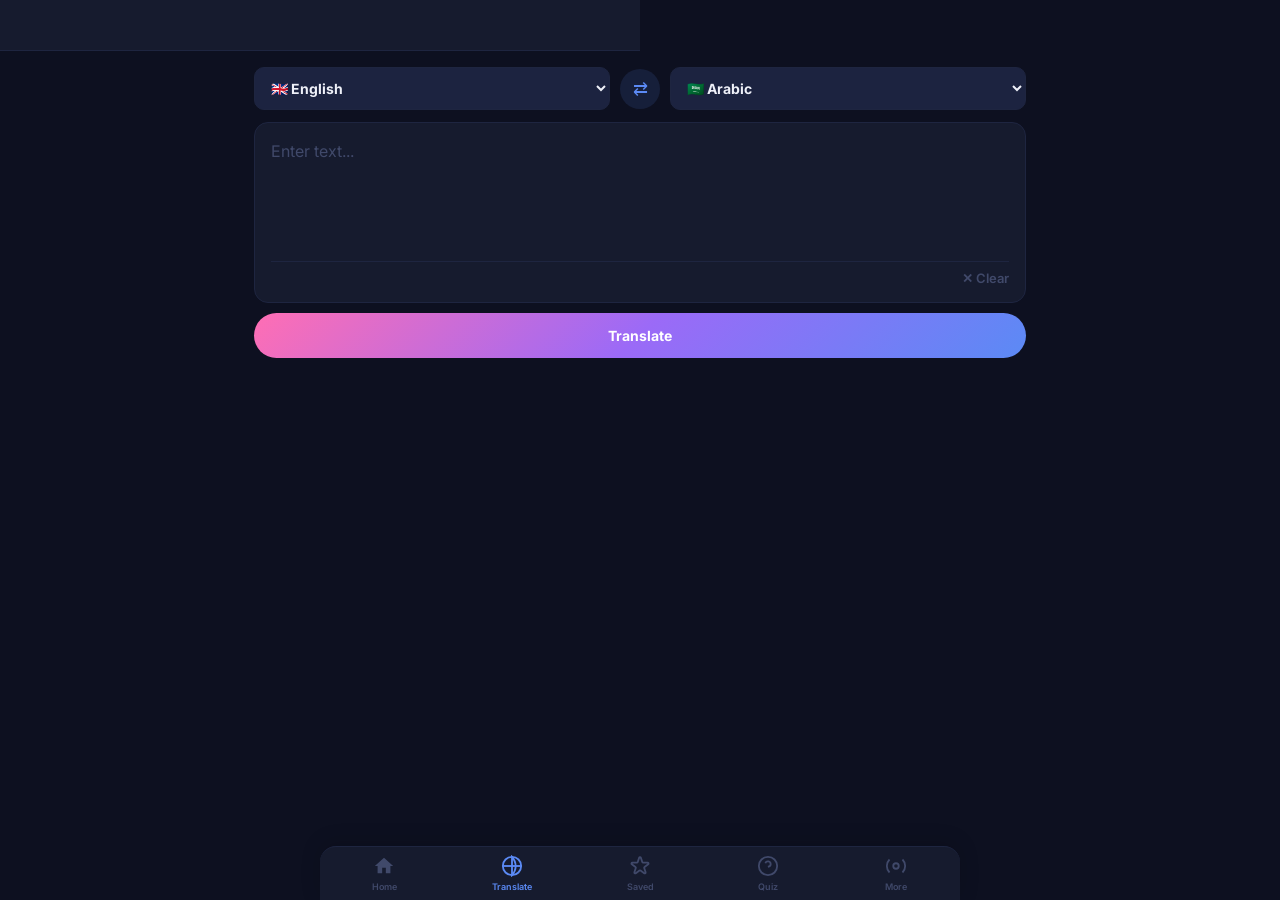
<file: app/src/main/assets/www/translate.html>
<!DOCTYPE html><html lang="en"><head><meta charset="UTF-8"><meta name="viewport" content="width=device-width, initial-scale=1.0, user-scalable=no"><title>Translate - YourDict</title><link rel="stylesheet" href="style.css"><link href="https://fonts.googleapis.com/css2?family=Inter:wght@400;500;600;700;800;900&display=swap" rel="stylesheet"></head>
<body><script>document.body.className=localStorage.getItem('yd_t')||'dark';</script>
<div class="page-bar"><button class="pb-back" onclick="location.href='index.html'">←</button><span class="pb-title">Translate</span></div>
<div class="pw">
  <div class="tl-langs">
    <select id="fl"><option value="en">🇬🇧 English</option><option value="ar">🇸🇦 Arabic</option><option value="fr">🇫🇷 French</option><option value="es">🇪🇸 Spanish</option><option value="de">🇩🇪 German</option><option value="it">🇮🇹 Italian</option><option value="pt">🇧🇷 Portuguese</option><option value="ru">🇷🇺 Russian</option><option value="zh">🇨🇳 Chinese</option><option value="ja">🇯🇵 Japanese</option><option value="ko">🇰🇷 Korean</option><option value="tr">🇹🇷 Turkish</option><option value="hi">🇮🇳 Hindi</option></select>
    <button class="tl-sw" onclick="sw()">⇄</button>
    <select id="tl"><option value="ar">🇸🇦 Arabic</option><option value="en">🇬🇧 English</option><option value="fr">🇫🇷 French</option><option value="es">🇪🇸 Spanish</option><option value="de">🇩🇪 German</option><option value="it">🇮🇹 Italian</option><option value="pt">🇧🇷 Portuguese</option><option value="ru">🇷🇺 Russian</option><option value="zh">🇨🇳 Chinese</option><option value="ja">🇯🇵 Japanese</option><option value="ko">🇰🇷 Korean</option><option value="tr">🇹🇷 Turkish</option><option value="hi">🇮🇳 Hindi</option></select>
  </div>
  <div class="card"><textarea id="inp" placeholder="Enter text..."></textarea><div class="card-foot"><button onclick="document.getElementById('inp').value=''">✕ Clear</button></div></div>
  <button class="btn-grad" onclick="tr()" style="width:100%;margin-bottom:12px;padding:14px;border-radius:50px">Translate</button>
  <div class="card" id="rc" style="display:none"><div class="r-lbl">Translation</div><div class="r-txt" id="rt"></div><div class="r-foot"><button onclick="navigator.clipboard?.writeText(document.getElementById('rt').textContent)">📋 Copy</button><button onclick="document.getElementById('rc').style.display='none'">✕</button></div></div>
</div>
<nav class="bottom-nav"><a class="bn" href="index.html"><svg viewBox="0 0 24 24" fill="currentColor" width="22"><path d="M10 20v-6h4v6h5v-8h3L12 3 2 12h3v8z"/></svg><span>Home</span></a><a class="bn active" href="translate.html"><svg viewBox="0 0 24 24" fill="none" stroke="currentColor" stroke-width="2" width="22"><circle cx="12" cy="12" r="10"/><line x1="2" y1="12" x2="22" y2="12"/><path d="M12 2a15.3 15.3 0 0 1 4 10 15.3 15.3 0 0 1-4 10z"/></svg><span>Translate</span></a><a class="bn" href="favorites.html"><svg viewBox="0 0 24 24" fill="none" stroke="currentColor" stroke-width="2" width="22"><path d="M11.049 2.927c.3-.921 1.603-.921 1.902 0l1.519 4.674a1 1 0 0 0 .95.69h4.915c.969 0 1.371 1.24.588 1.81l-3.976 2.888a1 1 0 0 0-.363 1.118l1.518 4.674c.3.922-.755 1.688-1.538 1.118l-3.976-2.888a1 1 0 0 0-1.176 0l-3.976 2.888c-.783.57-1.838-.197-1.538-1.118l1.518-4.674a1 1 0 0 0-.363-1.118l-3.976-2.888c-.784-.57-.38-1.81.588-1.81h4.914a1 1 0 0 0 .951-.69l1.519-4.674z"/></svg><span>Saved</span></a><a class="bn" href="quiz.html"><svg viewBox="0 0 24 24" fill="none" stroke="currentColor" stroke-width="2" width="22"><circle cx="12" cy="12" r="10"/><path d="M9.09 9a3 3 0 0 1 5.83 1c0 2-3 3-3 3"/><line x1="12" y1="17" x2="12.01" y2="17"/></svg><span>Quiz</span></a><a class="bn" href="about.html"><svg viewBox="0 0 24 24" fill="none" stroke="currentColor" stroke-width="2" width="22"><circle cx="12" cy="12" r="3"/><path d="M19.07 4.93a10 10 0 0 1 0 14.14M4.93 4.93a10 10 0 0 0 0 14.14"/></svg><span>More</span></a></nav>
<script>
function sw(){const f=document.getElementById('fl'),t=document.getElementById('tl'),x=f.value;f.value=t.value;t.value=x;}
async function tr(){const text=document.getElementById('inp').value.trim();if(!text)return;const from=document.getElementById('fl').value,to=document.getElementById('tl').value;const rc=document.getElementById('rc'),rt=document.getElementById('rt');rc.style.display='block';rt.textContent='Translating...';try{const r=await fetch(`https://api.mymemory.translated.net/get?q=${encodeURIComponent(text)}&langpair=${from}|${to}`);const d=await r.json();rt.textContent=d.responseData.translatedText;}catch{rt.textContent='Translation failed.';}}
</script></body></html>
</file>
<file: app/src/main/assets/www/style.css>
*,*::before,*::after{box-sizing:border-box;margin:0;padding:0}
:root{
  --bg:#0d1020;--surf:#161b2e;--surf2:#1c2340;--surf3:#222a4a;
  --P:#5b8af5;--P2:#9b6af7;--AC:#ff6eb4;
  --G:#35d68c;--R:#f75555;--Y:#f7c848;
  --T:#eef0f8;--T2:#8890b0;--T3:#40496a;
  --BD:#1e2540;--r:14px;
  --grad:linear-gradient(135deg,#ff6eb4,#9b6af7,#5b8af5);
}
body.light{--bg:#f0f2fc;--surf:#fff;--surf2:#f5f7ff;--surf3:#ebedf8;--T:#0d1030;--T2:#5a6282;--T3:#a8b0c8;--BD:#dde1f0}
body{font-family:'Inter',sans-serif;background:var(--bg);color:var(--T);padding-bottom:70px;min-height:100vh;-webkit-tap-highlight-color:transparent;transition:background .2s,color .2s}

/* HEADER */
.header{display:flex;align-items:center;justify-content:space-between;padding:14px 16px 8px;position:sticky;top:0;z-index:100;background:var(--bg)}
.hdr-left{display:flex;align-items:center;gap:9px}
.hdr-logo{width:30px;height:30px;border-radius:8px;object-fit:cover}
.hdr-title{font-size:20px;font-weight:900;background:var(--grad);-webkit-background-clip:text;-webkit-text-fill-color:transparent;background-clip:text}
.hdr-btn{background:var(--surf2);border:none;border-radius:10px;width:36px;height:36px;cursor:pointer;font-size:17px;display:flex;align-items:center;justify-content:center}

/* SEARCH STICKY */
.search-sticky{position:sticky;top:58px;z-index:99;background:var(--bg);padding:0 14px 10px}
.search-row{margin-bottom:8px}
.search-box{display:flex;align-items:center;gap:9px;background:var(--surf);border:1.5px solid var(--BD);border-radius:50px;padding:11px 14px;transition:border-color .2s}
.search-box:focus-within{border-color:var(--P)}
.sb-icon{width:18px;height:18px;color:var(--T3);flex-shrink:0}
.search-box input{flex:1;border:none;outline:none;font-size:16px;font-family:inherit;background:transparent;color:var(--T)}
.search-box input::placeholder{color:var(--T3)}
.sb-x{background:none;border:none;color:var(--T3);cursor:pointer;padding:2px;display:none;align-items:center;justify-content:center}

/* LANG BAR */
.lang-bar{display:flex;align-items:center;gap:8px}
.lb-btn{flex:1;display:flex;align-items:center;justify-content:center;gap:6px;background:var(--surf);border:1.5px solid var(--BD);border-radius:50px;padding:8px 12px;cursor:pointer;font-family:inherit;font-size:13px;font-weight:700;color:var(--T);transition:border-color .2s}
.lb-from{border-color:var(--P);color:var(--P)}
.lb-swap{background:var(--surf2);border:none;border-radius:50%;width:36px;height:36px;cursor:pointer;color:var(--P);display:flex;align-items:center;justify-content:center;flex-shrink:0}

/* SUGGESTIONS */
.sugg-drop{display:none;background:var(--surf);border:1px solid var(--BD);border-radius:14px;overflow:hidden;margin-top:6px;box-shadow:0 8px 24px rgba(0,0,0,.3)}
.sd-item{display:flex;align-items:center;gap:10px;padding:12px 16px;cursor:pointer;font-size:14px;color:var(--T);border-bottom:1px solid var(--BD)}
.sd-item:last-child{border-bottom:none}
.sd-item:active{background:var(--surf2)}
.sd-ic{font-size:12px;color:var(--T3)}

/* WORD HERO */
.word-hero{margin:0 14px 0;background:linear-gradient(135deg,rgba(255,110,180,.08),rgba(155,106,247,.08),rgba(91,138,245,.08));border-radius:16px 16px 0 0;padding:18px 18px 12px;border:1px solid rgba(91,138,245,.2);border-bottom:none}
.wh-top{display:flex;align-items:flex-start;justify-content:space-between;margin-bottom:4px}
.wh-word{font-size:32px;font-weight:900;letter-spacing:-.5px;background:var(--grad);-webkit-background-clip:text;-webkit-text-fill-color:transparent;background-clip:text}
.wh-acts{display:flex;gap:8px;padding-top:4px}
.wh-act{width:36px;height:36px;border-radius:50%;background:var(--surf2);border:1px solid var(--BD);cursor:pointer;display:flex;align-items:center;justify-content:center;font-size:17px}
.wh-act.fav-on{background:rgba(255,110,180,.15);border-color:var(--AC)}

/* PRONUNCIATION ROW */
.pron-row{margin:0 14px 0;display:flex;flex-wrap:wrap;gap:8px;padding:12px 16px;background:var(--surf);border:1px solid rgba(91,138,245,.2);border-top:1px solid var(--BD)}
.pron-pill{display:flex;align-items:center;gap:7px;background:var(--surf2);border:1px solid var(--BD);border-radius:50px;padding:6px 14px;cursor:pointer;transition:border-color .2s}
.pron-pill:active{border-color:var(--P)}
.pp-flag{font-size:15px}
.pp-lbl{font-size:10px;font-weight:800;color:var(--P);text-transform:uppercase;letter-spacing:.5px}
.pp-ipa{font-size:13px;color:var(--T2)}
.pp-play{font-size:11px;color:var(--R);margin-left:2px}

/* SECTION TABS */
.sec-tabs{display:flex;margin:0 14px 0;background:var(--surf);border:1px solid rgba(91,138,245,.2);border-top:1px solid var(--BD);padding:6px;gap:4px}
.stab{flex:1;background:transparent;border:none;border-radius:9px;padding:9px 8px;font-size:13px;font-weight:700;cursor:pointer;font-family:inherit;color:var(--T2);transition:all .2s}
.stab.active{background:var(--P);color:#fff}

/* SECTION CONTENT */
.sec-content{padding:10px 14px 0}

/* MEANING CARD */
.m-card{background:var(--surf);border-radius:var(--r);padding:14px 16px;margin-bottom:8px;border:1px solid var(--BD)}
.m-pos-row{display:flex;align-items:center;gap:10px;margin-bottom:12px}
.m-pos{display:inline-block;background:rgba(91,138,245,.12);color:var(--P);border-radius:6px;padding:3px 12px;font-size:11px;font-weight:800;text-transform:uppercase;letter-spacing:1px}
.m-pos-line{flex:1;height:1px;background:var(--BD)}
.def-item{padding:10px 0;border-bottom:1px solid var(--BD)}
.def-item:last-child{border-bottom:none;padding-bottom:0}
.def-top{display:flex;align-items:flex-start;gap:10px;margin-bottom:4px}
.def-num{width:22px;height:22px;border-radius:50%;background:var(--P);color:#fff;font-size:11px;font-weight:800;display:flex;align-items:center;justify-content:center;flex-shrink:0;margin-top:1px}
.def-txt{font-size:15px;line-height:1.65;color:var(--T);flex:1}
.def-ex{font-size:13px;color:var(--T2);font-style:italic;margin-top:6px;padding-left:32px;line-height:1.5}
.def-ex::before{content:'" ';color:var(--P);font-style:normal}
.def-ex::after{content:' "';color:var(--P);font-style:normal}

/* SYN CARD */
.syn-card{background:var(--surf);border-radius:var(--r);padding:14px 16px;margin-bottom:8px;border:1px solid var(--BD)}
.syn-label{font-size:11px;font-weight:800;color:var(--T3);text-transform:uppercase;letter-spacing:1px;margin-bottom:10px;display:flex;align-items:center;gap:6px}
.syn-label::after{content:'';flex:1;height:1px;background:var(--BD)}
.syn-chips{display:flex;flex-wrap:wrap;gap:7px}
.syn-chip{background:var(--surf2);border:1px solid var(--BD);border-radius:50px;padding:5px 13px;font-size:13px;font-weight:500;cursor:pointer;color:var(--T)}
.syn-chip:active{background:rgba(91,138,245,.15);border-color:var(--P);color:var(--P)}
.ant-chip{border-color:rgba(247,85,85,.3);color:var(--R)}
.ant-chip:active{background:rgba(247,85,85,.12);border-color:var(--R)}

/* TRANSLATION CARD */
.trans-card{background:var(--surf);border-radius:var(--r);padding:16px;margin-bottom:8px;border:1px solid var(--BD)}
.tc-lang{display:flex;align-items:center;gap:8px;margin-bottom:12px;padding-bottom:10px;border-bottom:1px solid var(--BD)}
.tc-flag{font-size:18px}
.tc-name{font-size:12px;font-weight:800;color:var(--T3);text-transform:uppercase;letter-spacing:1px}
.tc-text{font-size:21px;font-weight:700;color:var(--T);line-height:1.5;margin-bottom:14px}
.tc-acts{display:flex;gap:8px}
.tc-btn{background:var(--surf2);border:1px solid var(--BD);border-radius:50px;padding:7px 16px;font-size:12px;font-weight:700;cursor:pointer;font-family:inherit;color:var(--T2)}

/* BACK BUTTON */
.back-home{display:flex;align-items:center;gap:6px;background:none;border:none;color:var(--P);font-size:14px;font-weight:700;cursor:pointer;font-family:inherit;padding:14px 14px 4px}

/* HOME */
#homeArea{padding:4px 0 0}
.home-block{padding:0 14px 20px}
.blk-hdr{display:flex;align-items:center;justify-content:space-between;margin-bottom:12px}
.blk-title{font-size:16px;font-weight:800;color:var(--T)}
.blk-badge{background:var(--P);color:#fff;font-size:10px;font-weight:800;border-radius:50px;padding:3px 10px}
.blk-act{background:none;border:none;color:var(--P);font-size:13px;font-weight:600;cursor:pointer;font-family:inherit}

/* WOD */
.wod-card{background:linear-gradient(135deg,rgba(255,110,180,.1),rgba(155,106,247,.1),rgba(91,138,245,.1));border-radius:var(--r);padding:18px;border:1px solid rgba(91,138,245,.18)}
.wod-badge{display:inline-flex;align-items:center;gap:5px;background:rgba(91,138,245,.15);border:1px solid rgba(91,138,245,.25);border-radius:50px;padding:3px 12px;font-size:10px;font-weight:800;color:var(--P);text-transform:uppercase;letter-spacing:1px;margin-bottom:10px}
.wod-word{font-size:28px;font-weight:900;background:var(--grad);-webkit-background-clip:text;-webkit-text-fill-color:transparent;background-clip:text;margin-bottom:4px}
.wod-ph{font-size:13px;color:var(--T2);margin-bottom:6px}
.wod-pos{display:inline-block;background:var(--surf2);color:var(--T2);border-radius:6px;padding:2px 10px;font-size:12px;font-style:italic;margin-bottom:10px;border:1px solid var(--BD)}
.wod-def{font-size:15px;line-height:1.65;color:var(--T);margin-bottom:8px}
.wod-ex{font-size:13px;color:var(--T2);font-style:italic;margin-bottom:16px;padding-left:10px;border-left:2px solid rgba(91,138,245,.3)}
.wod-btn{background:var(--grad);color:#fff;border:none;border-radius:50px;padding:9px 22px;font-size:13px;font-weight:700;cursor:pointer;font-family:inherit}

/* QUICK ACCESS */
.qa-grid{display:grid;grid-template-columns:1fr 1fr;gap:10px}
.qa-item{display:flex;align-items:center;gap:12px;border-radius:var(--r);padding:14px 16px;text-decoration:none;color:#fff;font-size:14px;font-weight:700;border:none}
.qa-pink{background:linear-gradient(135deg,#ff6eb4,#e05a9e)}
.qa-purple{background:linear-gradient(135deg,#9b6af7,#7c52d4)}
.qa-blue{background:linear-gradient(135deg,#5b8af5,#3d6de0)}
.qa-teal{background:linear-gradient(135deg,#35d68c,#27b074)}

/* CHIPS */
.chip-row{display:flex;flex-wrap:wrap;gap:8px}
.chip{background:var(--surf);border:1px solid var(--BD);border-radius:50px;padding:7px 14px;font-size:13px;cursor:pointer;font-family:inherit;color:var(--T);font-weight:500}
.chip:active{background:rgba(91,138,245,.12);border-color:var(--P);color:var(--P)}

/* TOPICS */
.topic-list{display:flex;flex-direction:column;gap:4px}
.topic-row{display:flex;align-items:center;background:var(--surf);border-radius:12px;padding:13px 14px;cursor:pointer;border:1px solid var(--BD)}
.topic-row:active{background:var(--surf2)}
.tr-icon{font-size:22px;width:38px;text-align:center;flex-shrink:0}
.tr-info{flex:1;margin:0 10px;display:flex;flex-direction:column;gap:2px}
.tr-info b{font-size:14px;font-weight:700;color:var(--T)}
.tr-info span{font-size:12px;color:var(--T3)}
.tr-chev{font-size:18px;color:var(--T3);font-weight:300}

/* MODAL */
.modal-overlay{position:fixed;inset:0;background:rgba(0,0,0,.65);z-index:500;display:flex;align-items:flex-end;backdrop-filter:blur(4px)}
.modal-sheet{background:var(--surf);border-radius:20px 20px 0 0;width:100%;max-height:60vh;overflow-y:auto}
.modal-head{display:flex;align-items:center;justify-content:space-between;padding:18px 18px 12px;border-bottom:1px solid var(--BD)}
.modal-head span{font-size:16px;font-weight:800;color:var(--T)}
.modal-head button{background:none;border:none;color:var(--T3);cursor:pointer;font-size:18px}
.lang-row-item{display:flex;align-items:center;gap:14px;padding:14px 18px;cursor:pointer;border-bottom:1px solid var(--BD);font-size:15px;font-weight:600;color:var(--T)}
.lang-row-item:last-child{border-bottom:none}
.lang-row-item:active{background:var(--surf2)}
.lang-row-item.sel{color:var(--P)}
.lri-flag{font-size:22px;width:30px;text-align:center}
.lri-check{margin-left:auto;color:var(--P)}

/* SPIN */
.spin-center{display:flex;justify-content:center;padding:28px}
.spinner{width:28px;height:28px;border:3px solid var(--BD);border-top-color:var(--P);border-radius:50%;animation:spin .8s linear infinite}
@keyframes spin{to{transform:rotate(360deg)}}

/* ERRORS */
.err-box{background:var(--surf);border-radius:var(--r);padding:40px 20px;text-align:center;border:1px solid var(--BD)}
.err-icon{font-size:44px;margin-bottom:12px}
.err-box h3{font-size:17px;font-weight:800;margin-bottom:8px}
.err-box p{color:var(--T2);font-size:14px;margin-bottom:20px}
.btn-grad{background:var(--grad);color:#fff;border:none;border-radius:50px;padding:12px 28px;font-size:14px;font-weight:700;cursor:pointer;font-family:inherit}

/* PAGE BAR */
.page-bar{background:var(--surf);border-bottom:1px solid var(--BD);display:flex;align-items:center;gap:14px;padding:14px 16px;position:sticky;top:0;z-index:100}
.pb-back{background:none;border:none;color:var(--T);cursor:pointer;font-size:22px;line-height:1}
.pb-title{font-size:17px;font-weight:800;color:var(--T)}
.pw{padding:16px 14px}

/* CARDS */
.card{background:var(--surf);border-radius:var(--r);padding:16px;margin-bottom:10px;border:1px solid var(--BD)}
.card-lbl{font-size:11px;font-weight:800;color:var(--T3);text-transform:uppercase;letter-spacing:1px;margin-bottom:12px}

/* TRANSLATE PAGE */
.tl-langs{display:flex;align-items:center;gap:10px;margin-bottom:12px}
select{flex:1;background:var(--surf2);border:1px solid var(--BD);border-radius:10px;padding:11px 12px;font-family:inherit;font-size:14px;font-weight:700;color:var(--T);cursor:pointer}
.tl-sw{background:rgba(91,138,245,.12);border:none;border-radius:50%;width:40px;height:40px;cursor:pointer;color:var(--P);display:flex;align-items:center;justify-content:center;flex-shrink:0;font-size:18px}
textarea{width:100%;min-height:110px;border:none;outline:none;font-family:inherit;font-size:16px;resize:none;background:transparent;color:var(--T);line-height:1.6}
textarea::placeholder{color:var(--T3)}
.card-foot{display:flex;justify-content:flex-end;gap:8px;margin-top:8px;padding-top:8px;border-top:1px solid var(--BD)}
.card-foot button{background:none;border:none;color:var(--T3);cursor:pointer;font-size:13px;font-weight:600;font-family:inherit}
.r-lbl{font-size:11px;font-weight:800;color:var(--T3);text-transform:uppercase;letter-spacing:1px;margin-bottom:8px}
.r-txt{font-size:19px;font-weight:700;line-height:1.6;color:var(--T);margin-bottom:12px}
.r-foot{display:flex;gap:8px;padding-top:10px;border-top:1px solid var(--BD)}
.r-foot button{background:var(--surf2);border:1px solid var(--BD);border-radius:50px;padding:7px 16px;font-size:12px;font-weight:700;cursor:pointer;font-family:inherit;color:var(--T2)}

/* FAV */
.fav-item{background:var(--surf);border-radius:var(--r);padding:13px 16px;display:flex;align-items:center;justify-content:space-between;margin-bottom:8px;border:1px solid var(--BD);gap:12px}
.fav-wd{font-size:17px;font-weight:800;color:var(--T)}
.fav-btns{display:flex;gap:8px;flex-shrink:0}
.sm-btn{padding:7px 14px;border-radius:50px;font-size:12px;font-weight:700;cursor:pointer;font-family:inherit;border:none}

/* QUIZ */
.q-hdr{margin-bottom:14px}
.q-meta{display:flex;justify-content:space-between;margin-bottom:6px}
.q-n{font-size:13px;font-weight:700;color:var(--T2)}
.q-s{font-size:13px;font-weight:800;color:var(--P)}
.pbar{height:4px;background:var(--BD);border-radius:2px;overflow:hidden}
.pbar-f{height:100%;background:var(--grad);border-radius:2px;transition:width .4s}
.q-def{background:rgba(91,138,245,.08);border:1px solid rgba(91,138,245,.15);border-radius:12px;padding:16px;margin-bottom:14px;font-size:15px;line-height:1.65;color:var(--T);font-style:italic}
.q-opts{display:flex;flex-direction:column;gap:8px}
.q-opt{background:var(--surf);border:1.5px solid var(--BD);border-radius:12px;padding:14px 16px;font-size:15px;font-weight:600;font-family:inherit;cursor:pointer;color:var(--T);text-align:left}
.q-opt.ok{background:rgba(53,214,140,.1);border-color:var(--G);color:var(--G)}
.q-opt.no{background:rgba(247,85,85,.1);border-color:var(--R);color:var(--R)}

/* ABOUT */
.ab-hero{border-radius:var(--r);padding:28px;text-align:center;margin-bottom:12px;background:linear-gradient(135deg,rgba(255,110,180,.1),rgba(155,106,247,.1),rgba(91,138,245,.1));border:1px solid rgba(91,138,245,.2)}
.ab-img{width:72px;height:72px;border-radius:18px;margin:0 auto 14px;overflow:hidden;border:2px solid rgba(91,138,245,.3)}
.ab-img img{width:100%;height:100%;object-fit:cover}
.ab-name{font-size:22px;font-weight:900;background:var(--grad);-webkit-background-clip:text;-webkit-text-fill-color:transparent;background-clip:text}
.ab-ver{font-size:13px;color:var(--T2);margin-top:4px}
.feat-row{display:flex;align-items:center;gap:12px;padding:12px 0;border-bottom:1px solid var(--BD)}
.feat-row:last-child{border-bottom:none}
.feat-ic{font-size:20px;width:32px;text-align:center}
.feat-info{flex:1}
.feat-n{font-size:14px;font-weight:600;color:var(--T)}
.feat-d{font-size:12px;color:var(--T3);margin-top:2px}
.feat-val{margin-left:auto;font-size:13px;font-weight:700;color:var(--P)}

/* BOTTOM NAV */
.bottom-nav{position:fixed;bottom:0;left:0;right:0;z-index:200;background:var(--surf);border-top:1px solid var(--BD);display:flex;box-shadow:0 -4px 20px rgba(0,0,0,.15)}
.bn{flex:1;display:flex;flex-direction:column;align-items:center;justify-content:center;padding:8px 4px;text-decoration:none;color:var(--T3);font-size:9px;font-weight:600;gap:4px;transition:color .2s}
.bn.active{color:var(--P)}

@media(max-width:360px){.qa-grid{grid-template-columns:1fr 1fr}}

/* ── TABLET SUPPORT ── */
@media (min-width: 600px) {
  body { max-width: 680px; margin: 0 auto; }
  .header,.search-sticky,.bottom-nav,.page-bar { max-width: 680px; left: 50%; transform: translateX(-50%); }
  .bottom-nav { border-radius: 16px 16px 0 0; }
  .word-hero,.pron-row,.sec-tabs { max-width: 680px; }
  .qa-grid { grid-template-columns: repeat(4,1fr); }
  .topic-list { display: grid; grid-template-columns: 1fr 1fr; gap: 8px; }
  .quick-grid { grid-template-columns: repeat(4,1fr); }
}

@media (min-width: 900px) {
  body { max-width: 800px; }
  .header,.search-sticky,.bottom-nav,.page-bar { max-width: 800px; }
}
</file>
